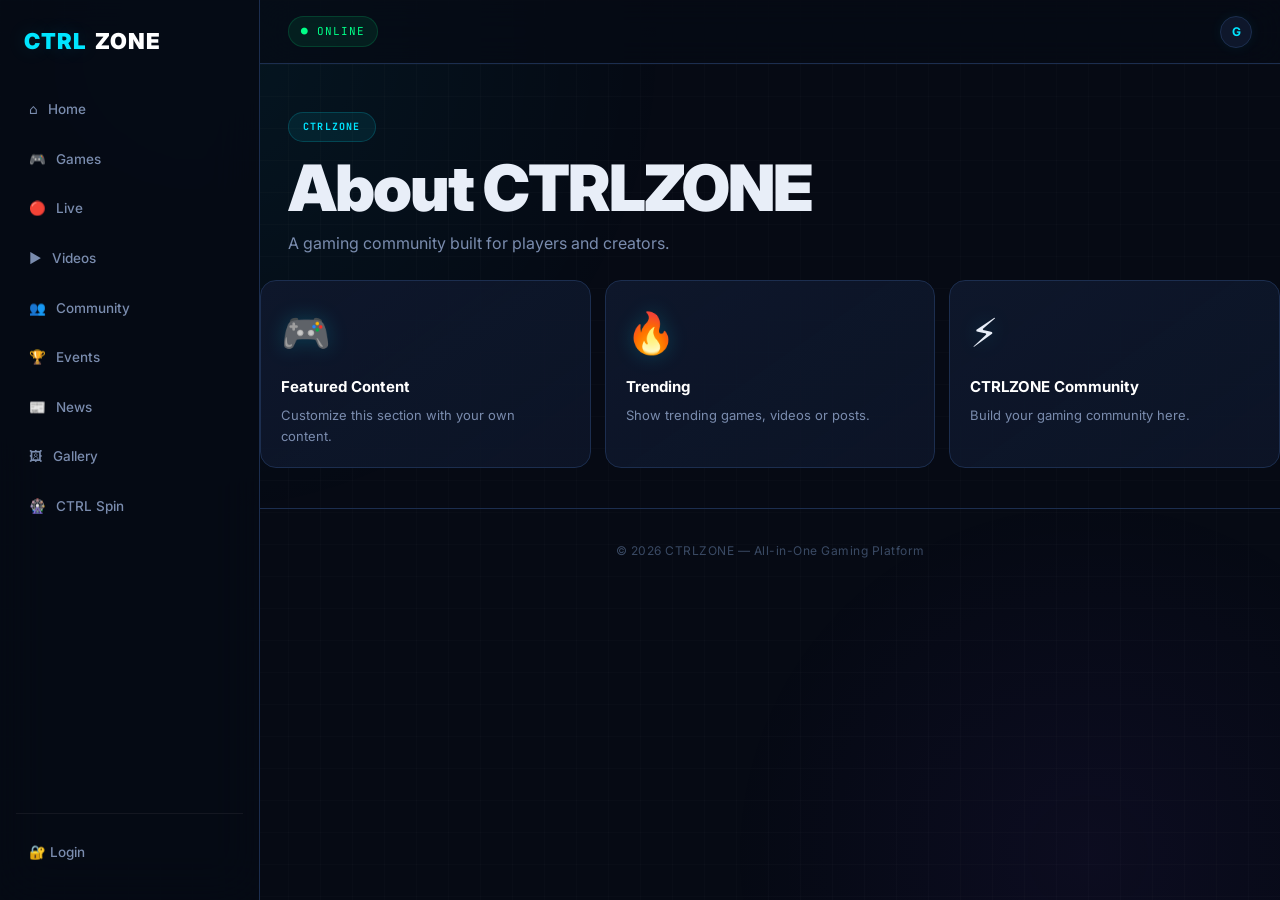
<file: about.html>
<!doctype html>
<html lang="en"><head>
<meta charset="utf-8"><meta name="viewport" content="width=device-width,initial-scale=1">
<title>About | CTRLZONE</title><link rel="stylesheet" href="css/style.css">
</head><body>

<aside class="sidebar">
  <a class="brand" href="index.html"><span>CTRL</span>ZONE</a>
  <nav>
    <a href="index.html">⌂ <span>Home</span></a>
    <a href="games.html">🎮 <span>Games</span></a>
    <a href="streams.html">🔴 <span>Live</span></a>
    <a href="videos.html">▶ <span>Videos</span></a>
    <a href="community.html">👥 <span>Community</span></a>
    <a href="events.html">🏆 <span>Events</span></a>
    <a href="news.html">📰 <span>News</span></a>
    <a href="gallery.html">🖼 <span>Gallery</span></a>
    <a href="spin.html">🎡 <span>CTRL Spin</span></a>
  </nav>
  <div class="side-bottom"><a href="login.html">🔐 Login</a></div>
</aside>

<main><header class="topbar"><button class="menu-btn" onclick="toggleMenu()">☰</button><div class="status">● ONLINE</div><a href="dashboard.html" class="profile" title="My CTRLZONE"><span data-user-avatar>G</span></a></header>
<section class="page-head"><div class="badge">CTRLZONE</div><h1>About CTRLZONE</h1><p>A gaming community built for players and creators.</p></section><div class="grid cards">
    <article class="card"><div class="placeholder">🎮</div><h3>Featured Content</h3><p>Customize this section with your own content.</p></article>
    <article class="card"><div class="placeholder">🔥</div><h3>Trending</h3><p>Show trending games, videos or posts.</p></article>
    <article class="card"><div class="placeholder">⚡</div><h3>CTRLZONE Community</h3><p>Build your gaming community here.</p></article>
    </div>
<footer>© 2026 CTRLZONE — All-in-One Gaming Platform</footer>
</main><script src="js/script.js"></script></body></html>
</file>
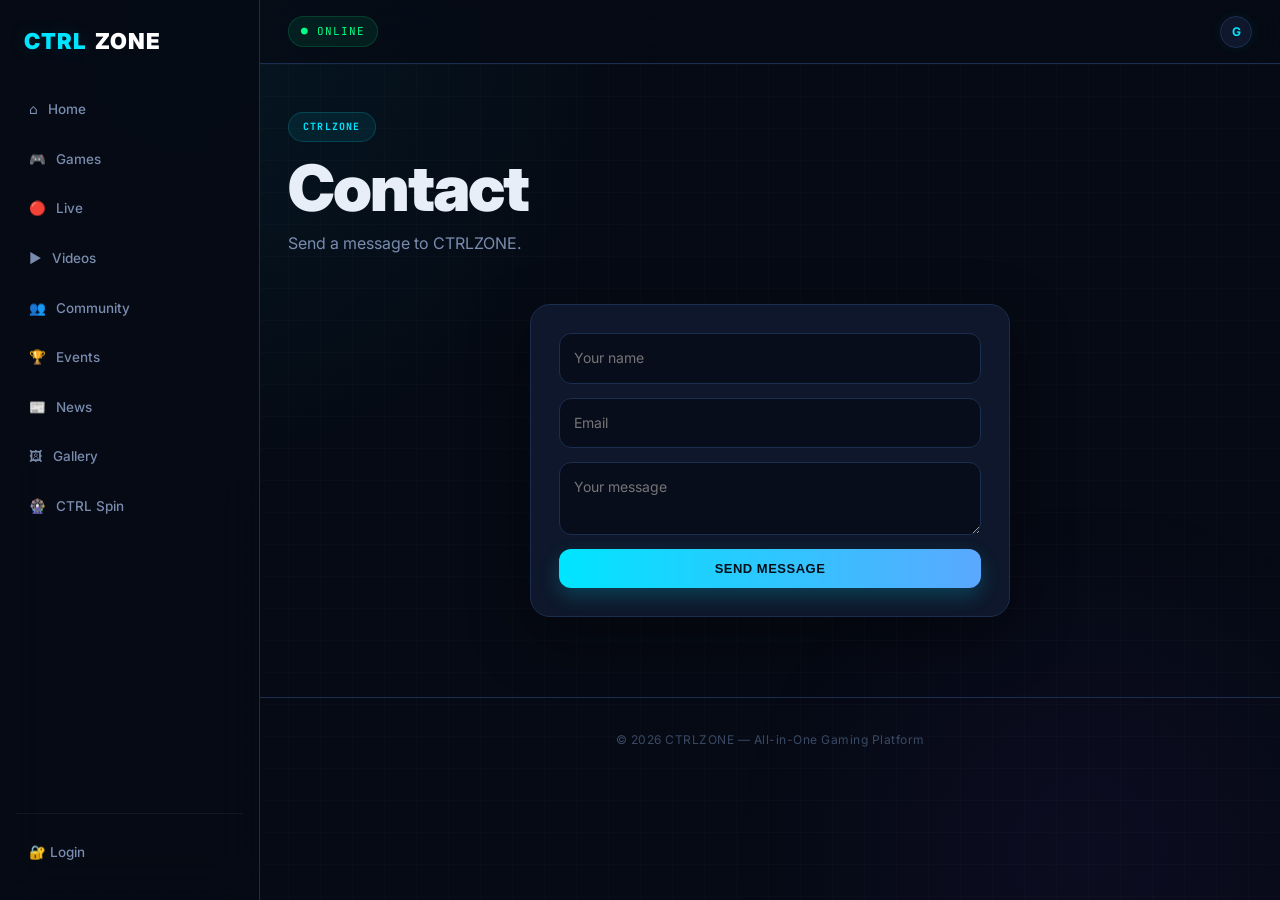
<file: contact.html>
<!doctype html>
<html lang="en"><head>
<meta charset="utf-8"><meta name="viewport" content="width=device-width,initial-scale=1">
<title>Contact | CTRLZONE</title><link rel="stylesheet" href="css/style.css">
</head><body>

<aside class="sidebar">
  <a class="brand" href="index.html"><span>CTRL</span>ZONE</a>
  <nav>
    <a href="index.html">⌂ <span>Home</span></a>
    <a href="games.html">🎮 <span>Games</span></a>
    <a href="streams.html">🔴 <span>Live</span></a>
    <a href="videos.html">▶ <span>Videos</span></a>
    <a href="community.html">👥 <span>Community</span></a>
    <a href="events.html">🏆 <span>Events</span></a>
    <a href="news.html">📰 <span>News</span></a>
    <a href="gallery.html">🖼 <span>Gallery</span></a>
    <a href="spin.html">🎡 <span>CTRL Spin</span></a>
  </nav>
  <div class="side-bottom"><a href="login.html">🔐 Login</a></div>
</aside>

<main><header class="topbar"><button class="menu-btn" onclick="toggleMenu()">☰</button><div class="status">● ONLINE</div><a href="dashboard.html" class="profile" title="My CTRLZONE"><span data-user-avatar>G</span></a></header>
<section class="page-head"><div class="badge">CTRLZONE</div><h1>Contact</h1><p>Send a message to CTRLZONE.</p></section><form class="form" onsubmit="demoSubmit(event,'Message sent!')"><input placeholder="Your name" required><input type="email" placeholder="Email" required><textarea placeholder="Your message" required></textarea><button class="btn">SEND MESSAGE</button></form>
<footer>© 2026 CTRLZONE — All-in-One Gaming Platform</footer>
</main><script src="js/script.js"></script></body></html>
</file>
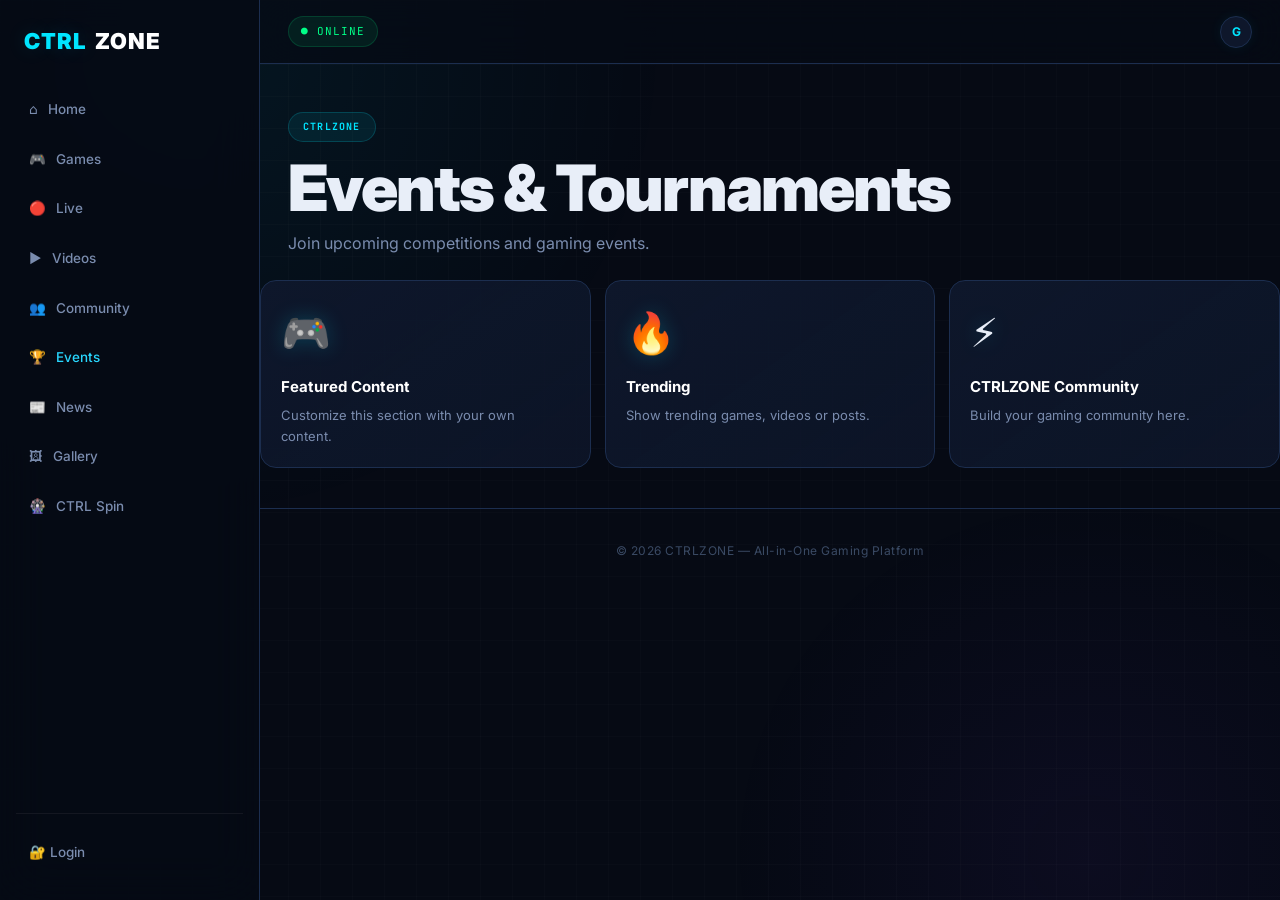
<file: events.html>
<!doctype html>
<html lang="en"><head>
<meta charset="utf-8"><meta name="viewport" content="width=device-width,initial-scale=1">
<title>Events | CTRLZONE</title><link rel="stylesheet" href="css/style.css">
</head><body>

<aside class="sidebar">
  <a class="brand" href="index.html"><span>CTRL</span>ZONE</a>
  <nav>
    <a href="index.html">⌂ <span>Home</span></a>
    <a href="games.html">🎮 <span>Games</span></a>
    <a href="streams.html">🔴 <span>Live</span></a>
    <a href="videos.html">▶ <span>Videos</span></a>
    <a href="community.html">👥 <span>Community</span></a>
    <a href="events.html">🏆 <span>Events</span></a>
    <a href="news.html">📰 <span>News</span></a>
    <a href="gallery.html">🖼 <span>Gallery</span></a>
    <a href="spin.html">🎡 <span>CTRL Spin</span></a>
  </nav>
  <div class="side-bottom"><a href="login.html">🔐 Login</a></div>
</aside>

<main><header class="topbar"><button class="menu-btn" onclick="toggleMenu()">☰</button><div class="status">● ONLINE</div><a href="dashboard.html" class="profile" title="My CTRLZONE"><span data-user-avatar>G</span></a></header>
<section class="page-head"><div class="badge">CTRLZONE</div><h1>Events & Tournaments</h1><p>Join upcoming competitions and gaming events.</p></section><div class="grid cards">
    <article class="card"><div class="placeholder">🎮</div><h3>Featured Content</h3><p>Customize this section with your own content.</p></article>
    <article class="card"><div class="placeholder">🔥</div><h3>Trending</h3><p>Show trending games, videos or posts.</p></article>
    <article class="card"><div class="placeholder">⚡</div><h3>CTRLZONE Community</h3><p>Build your gaming community here.</p></article>
    </div>
<footer>© 2026 CTRLZONE — All-in-One Gaming Platform</footer>
</main><script src="js/script.js"></script></body></html>
</file>
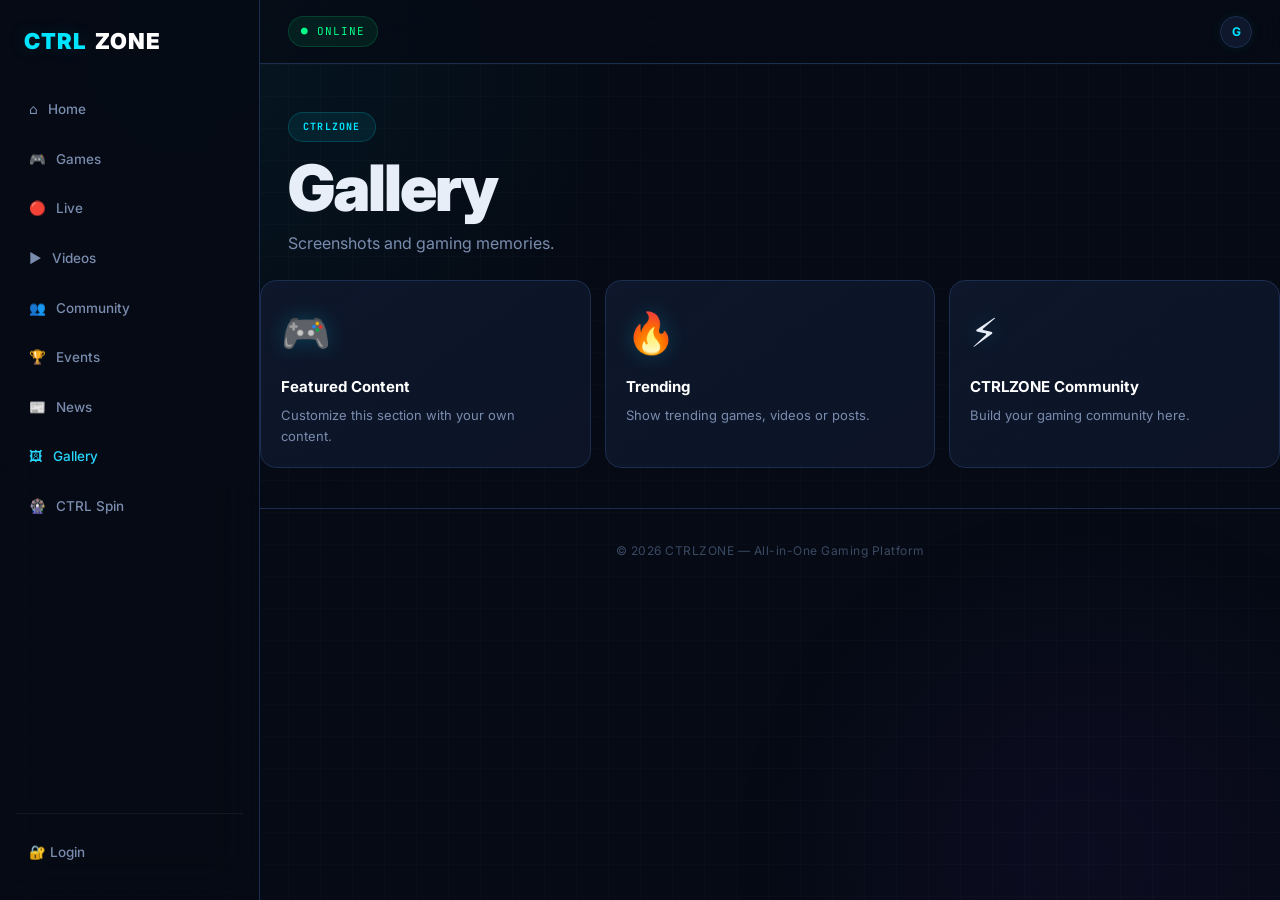
<file: gallery.html>
<!doctype html>
<html lang="en"><head>
<meta charset="utf-8"><meta name="viewport" content="width=device-width,initial-scale=1">
<title>Gallery | CTRLZONE</title><link rel="stylesheet" href="css/style.css">
</head><body>

<aside class="sidebar">
  <a class="brand" href="index.html"><span>CTRL</span>ZONE</a>
  <nav>
    <a href="index.html">⌂ <span>Home</span></a>
    <a href="games.html">🎮 <span>Games</span></a>
    <a href="streams.html">🔴 <span>Live</span></a>
    <a href="videos.html">▶ <span>Videos</span></a>
    <a href="community.html">👥 <span>Community</span></a>
    <a href="events.html">🏆 <span>Events</span></a>
    <a href="news.html">📰 <span>News</span></a>
    <a href="gallery.html">🖼 <span>Gallery</span></a>
    <a href="spin.html">🎡 <span>CTRL Spin</span></a>
  </nav>
  <div class="side-bottom"><a href="login.html">🔐 Login</a></div>
</aside>

<main><header class="topbar"><button class="menu-btn" onclick="toggleMenu()">☰</button><div class="status">● ONLINE</div><a href="dashboard.html" class="profile" title="My CTRLZONE"><span data-user-avatar>G</span></a></header>
<section class="page-head"><div class="badge">CTRLZONE</div><h1>Gallery</h1><p>Screenshots and gaming memories.</p></section><div class="grid cards">
    <article class="card"><div class="placeholder">🎮</div><h3>Featured Content</h3><p>Customize this section with your own content.</p></article>
    <article class="card"><div class="placeholder">🔥</div><h3>Trending</h3><p>Show trending games, videos or posts.</p></article>
    <article class="card"><div class="placeholder">⚡</div><h3>CTRLZONE Community</h3><p>Build your gaming community here.</p></article>
    </div>
<footer>© 2026 CTRLZONE — All-in-One Gaming Platform</footer>
</main><script src="js/script.js"></script></body></html>
</file>
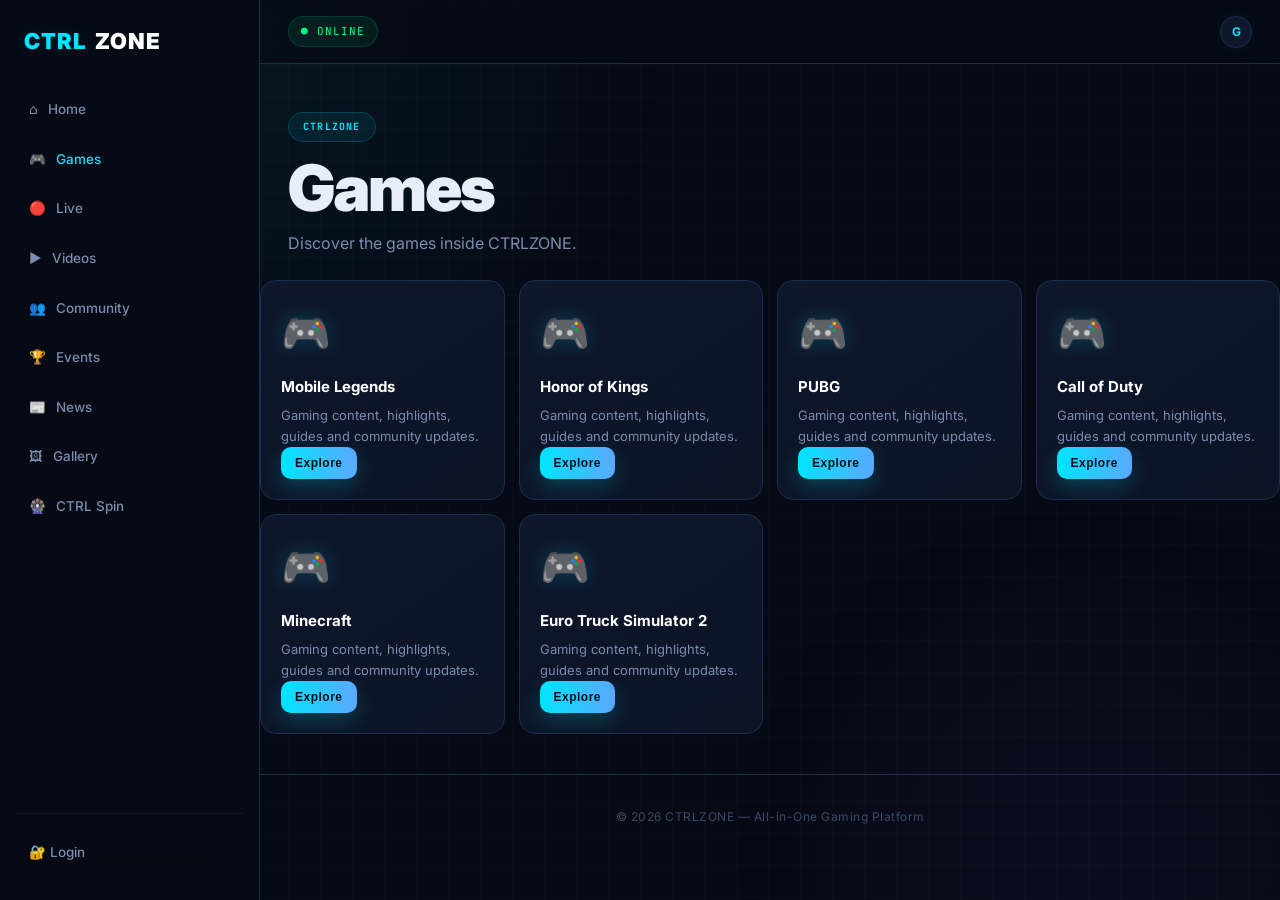
<file: games.html>
<!doctype html>
<html lang="en"><head>
<meta charset="utf-8"><meta name="viewport" content="width=device-width,initial-scale=1">
<title>Games | CTRLZONE</title><link rel="stylesheet" href="css/style.css">
</head><body>

<aside class="sidebar">
  <a class="brand" href="index.html"><span>CTRL</span>ZONE</a>
  <nav>
    <a href="index.html">⌂ <span>Home</span></a>
    <a href="games.html">🎮 <span>Games</span></a>
    <a href="streams.html">🔴 <span>Live</span></a>
    <a href="videos.html">▶ <span>Videos</span></a>
    <a href="community.html">👥 <span>Community</span></a>
    <a href="events.html">🏆 <span>Events</span></a>
    <a href="news.html">📰 <span>News</span></a>
    <a href="gallery.html">🖼 <span>Gallery</span></a>
    <a href="spin.html">🎡 <span>CTRL Spin</span></a>
  </nav>
  <div class="side-bottom"><a href="login.html">🔐 Login</a></div>
</aside>

<main><header class="topbar"><button class="menu-btn" onclick="toggleMenu()">☰</button><div class="status">● ONLINE</div><a href="dashboard.html" class="profile" title="My CTRLZONE"><span data-user-avatar>G</span></a></header>
<section class="page-head"><div class="badge">CTRLZONE</div><h1>Games</h1><p>Discover the games inside CTRLZONE.</p></section><div class="grid cards"><article class="card"><div class="game-icon">🎮</div><h3>Mobile Legends</h3><p>Gaming content, highlights, guides and community updates.</p><button class="btn small">Explore</button></article><article class="card"><div class="game-icon">🎮</div><h3>Honor of Kings</h3><p>Gaming content, highlights, guides and community updates.</p><button class="btn small">Explore</button></article><article class="card"><div class="game-icon">🎮</div><h3>PUBG</h3><p>Gaming content, highlights, guides and community updates.</p><button class="btn small">Explore</button></article><article class="card"><div class="game-icon">🎮</div><h3>Call of Duty</h3><p>Gaming content, highlights, guides and community updates.</p><button class="btn small">Explore</button></article><article class="card"><div class="game-icon">🎮</div><h3>Minecraft</h3><p>Gaming content, highlights, guides and community updates.</p><button class="btn small">Explore</button></article><article class="card"><div class="game-icon">🎮</div><h3>Euro Truck Simulator 2</h3><p>Gaming content, highlights, guides and community updates.</p><button class="btn small">Explore</button></article></div>
<footer>© 2026 CTRLZONE — All-in-One Gaming Platform</footer>
</main><script src="js/script.js"></script></body></html>
</file>
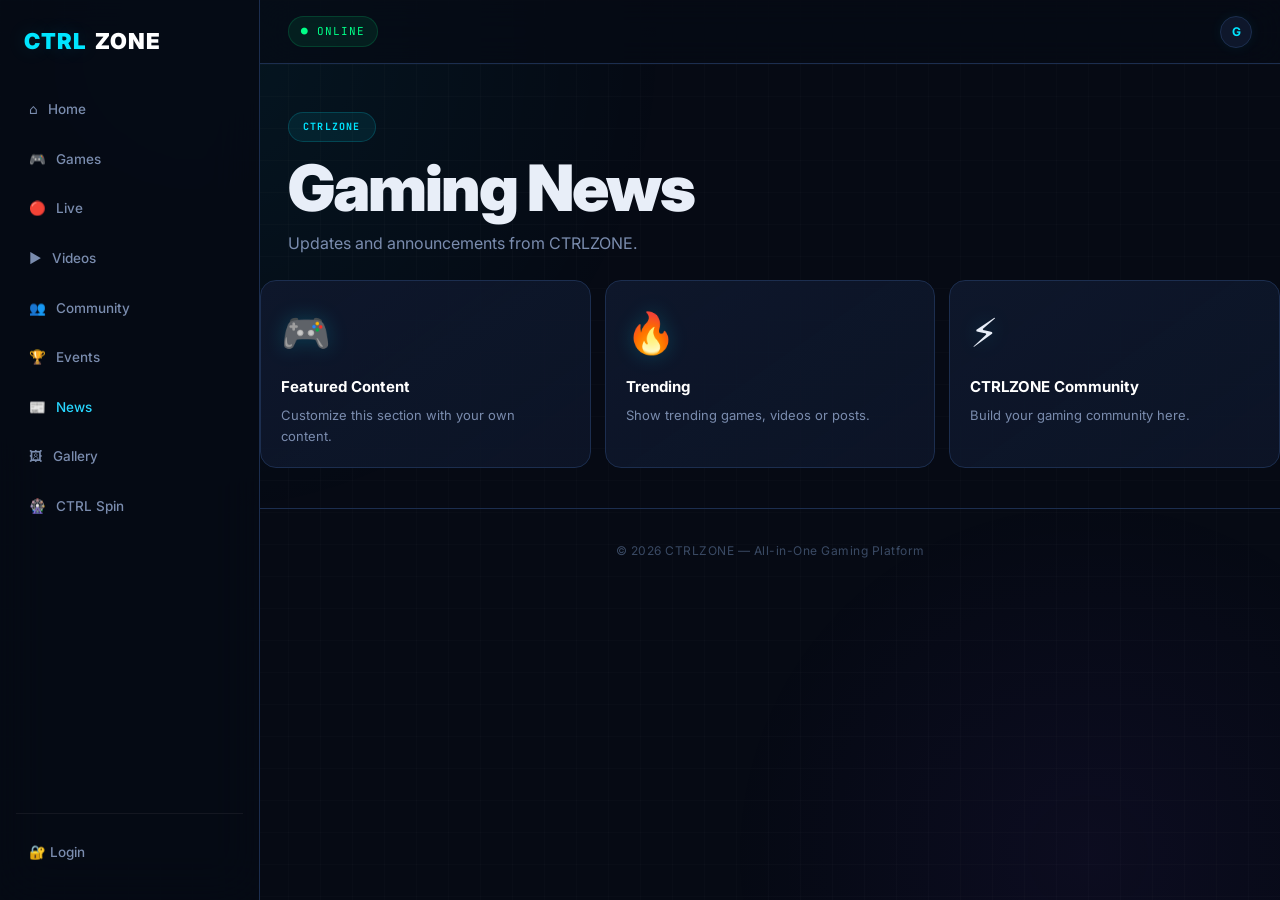
<file: news.html>
<!doctype html>
<html lang="en"><head>
<meta charset="utf-8"><meta name="viewport" content="width=device-width,initial-scale=1">
<title>News | CTRLZONE</title><link rel="stylesheet" href="css/style.css">
</head><body>

<aside class="sidebar">
  <a class="brand" href="index.html"><span>CTRL</span>ZONE</a>
  <nav>
    <a href="index.html">⌂ <span>Home</span></a>
    <a href="games.html">🎮 <span>Games</span></a>
    <a href="streams.html">🔴 <span>Live</span></a>
    <a href="videos.html">▶ <span>Videos</span></a>
    <a href="community.html">👥 <span>Community</span></a>
    <a href="events.html">🏆 <span>Events</span></a>
    <a href="news.html">📰 <span>News</span></a>
    <a href="gallery.html">🖼 <span>Gallery</span></a>
    <a href="spin.html">🎡 <span>CTRL Spin</span></a>
  </nav>
  <div class="side-bottom"><a href="login.html">🔐 Login</a></div>
</aside>

<main><header class="topbar"><button class="menu-btn" onclick="toggleMenu()">☰</button><div class="status">● ONLINE</div><a href="dashboard.html" class="profile" title="My CTRLZONE"><span data-user-avatar>G</span></a></header>
<section class="page-head"><div class="badge">CTRLZONE</div><h1>Gaming News</h1><p>Updates and announcements from CTRLZONE.</p></section><div class="grid cards">
    <article class="card"><div class="placeholder">🎮</div><h3>Featured Content</h3><p>Customize this section with your own content.</p></article>
    <article class="card"><div class="placeholder">🔥</div><h3>Trending</h3><p>Show trending games, videos or posts.</p></article>
    <article class="card"><div class="placeholder">⚡</div><h3>CTRLZONE Community</h3><p>Build your gaming community here.</p></article>
    </div>
<footer>© 2026 CTRLZONE — All-in-One Gaming Platform</footer>
</main><script src="js/script.js"></script></body></html>
</file>
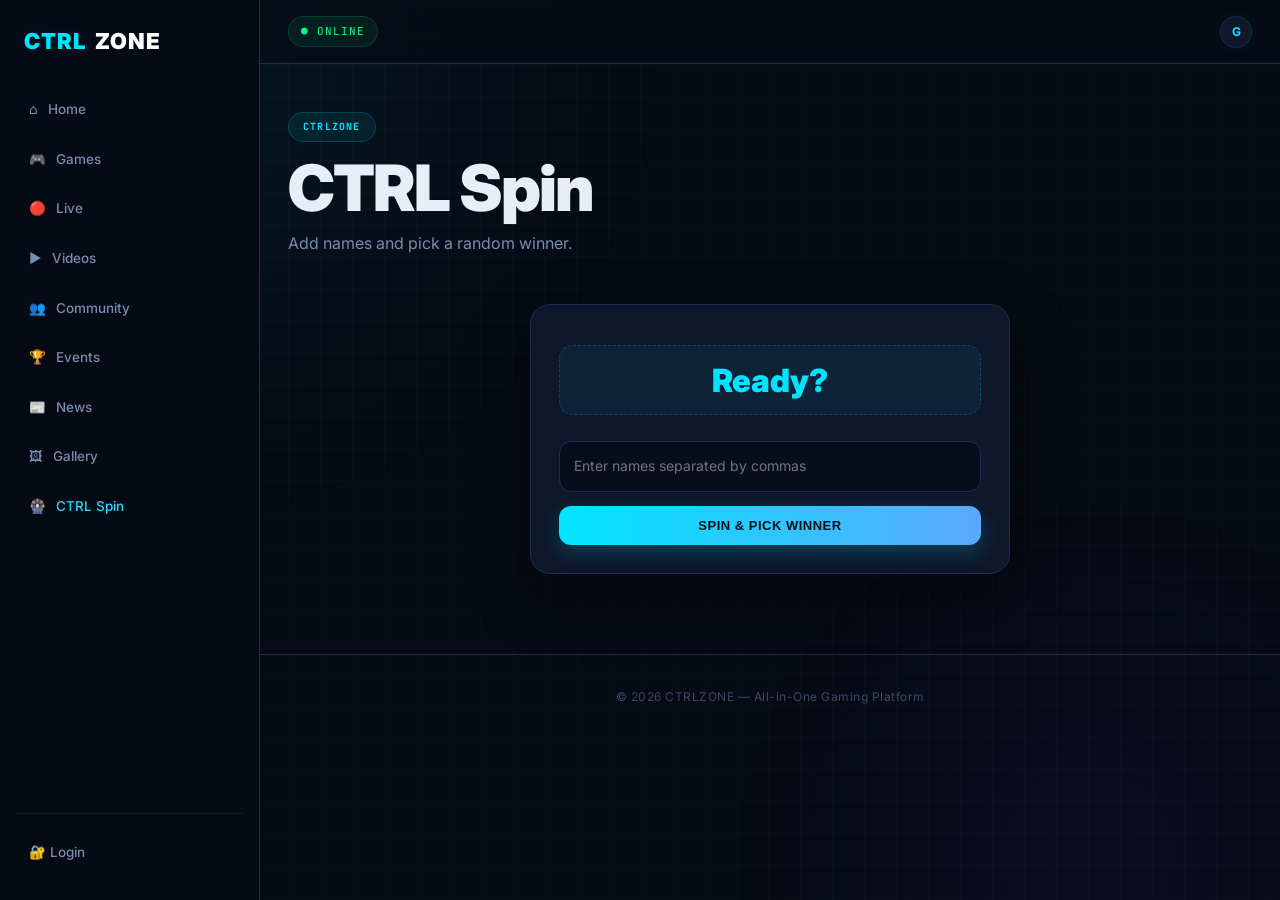
<file: spin.html>
<!doctype html>
<html lang="en"><head>
<meta charset="utf-8"><meta name="viewport" content="width=device-width,initial-scale=1">
<title>CTRL Spin | CTRLZONE</title><link rel="stylesheet" href="css/style.css">
</head><body>

<aside class="sidebar">
  <a class="brand" href="index.html"><span>CTRL</span>ZONE</a>
  <nav>
    <a href="index.html">⌂ <span>Home</span></a>
    <a href="games.html">🎮 <span>Games</span></a>
    <a href="streams.html">🔴 <span>Live</span></a>
    <a href="videos.html">▶ <span>Videos</span></a>
    <a href="community.html">👥 <span>Community</span></a>
    <a href="events.html">🏆 <span>Events</span></a>
    <a href="news.html">📰 <span>News</span></a>
    <a href="gallery.html">🖼 <span>Gallery</span></a>
    <a href="spin.html">🎡 <span>CTRL Spin</span></a>
  </nav>
  <div class="side-bottom"><a href="login.html">🔐 Login</a></div>
</aside>

<main><header class="topbar"><button class="menu-btn" onclick="toggleMenu()">☰</button><div class="status">● ONLINE</div><a href="dashboard.html" class="profile" title="My CTRLZONE"><span data-user-avatar>G</span></a></header>
<section class="page-head"><div class="badge">CTRLZONE</div><h1>CTRL Spin</h1><p>Add names and pick a random winner.</p></section><div class="spin-box"><div id="winner">Ready?</div><input id="names" placeholder="Enter names separated by commas"><button class="btn" onclick="pickWinner()">SPIN & PICK WINNER</button></div>
<footer>© 2026 CTRLZONE — All-in-One Gaming Platform</footer>
</main><script src="js/script.js"></script></body></html>
</file>
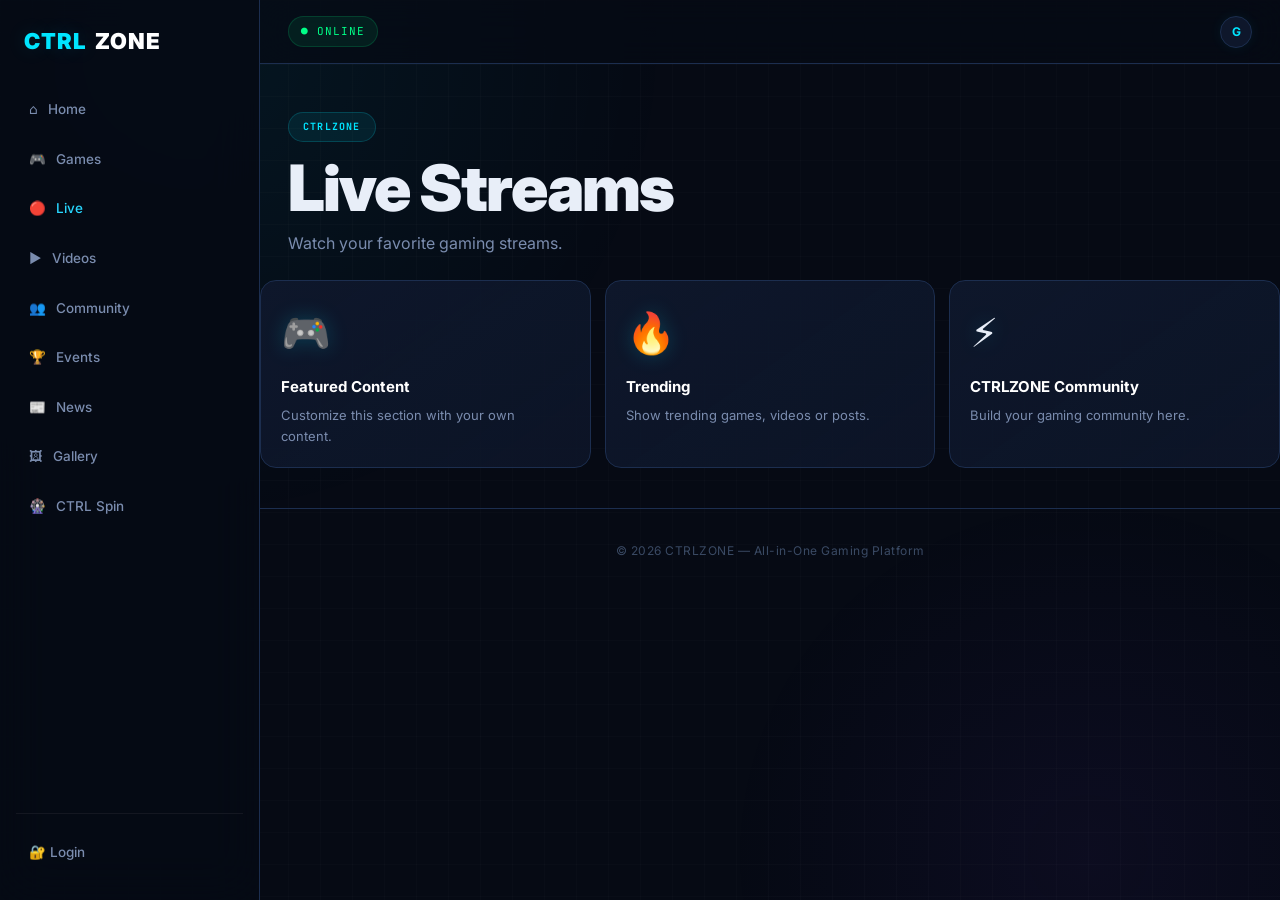
<file: streams.html>
<!doctype html>
<html lang="en"><head>
<meta charset="utf-8"><meta name="viewport" content="width=device-width,initial-scale=1">
<title>Live Streams | CTRLZONE</title><link rel="stylesheet" href="css/style.css">
</head><body>

<aside class="sidebar">
  <a class="brand" href="index.html"><span>CTRL</span>ZONE</a>
  <nav>
    <a href="index.html">⌂ <span>Home</span></a>
    <a href="games.html">🎮 <span>Games</span></a>
    <a href="streams.html">🔴 <span>Live</span></a>
    <a href="videos.html">▶ <span>Videos</span></a>
    <a href="community.html">👥 <span>Community</span></a>
    <a href="events.html">🏆 <span>Events</span></a>
    <a href="news.html">📰 <span>News</span></a>
    <a href="gallery.html">🖼 <span>Gallery</span></a>
    <a href="spin.html">🎡 <span>CTRL Spin</span></a>
  </nav>
  <div class="side-bottom"><a href="login.html">🔐 Login</a></div>
</aside>

<main><header class="topbar"><button class="menu-btn" onclick="toggleMenu()">☰</button><div class="status">● ONLINE</div><a href="dashboard.html" class="profile" title="My CTRLZONE"><span data-user-avatar>G</span></a></header>
<section class="page-head"><div class="badge">CTRLZONE</div><h1>Live Streams</h1><p>Watch your favorite gaming streams.</p></section><div class="grid cards">
    <article class="card"><div class="placeholder">🎮</div><h3>Featured Content</h3><p>Customize this section with your own content.</p></article>
    <article class="card"><div class="placeholder">🔥</div><h3>Trending</h3><p>Show trending games, videos or posts.</p></article>
    <article class="card"><div class="placeholder">⚡</div><h3>CTRLZONE Community</h3><p>Build your gaming community here.</p></article>
    </div>
<footer>© 2026 CTRLZONE — All-in-One Gaming Platform</footer>
</main><script src="js/script.js"></script></body></html>
</file>
<file: css/style.css>
/* CTRLZONE ULTRA UNIFIED PREMIUM STYLE - PURE CSS ONLY */
@import url('https://fonts.googleapis.com/css2?family=Inter:wght@400;500;600;700;800;900&family=JetBrains+Mono:wght@500&display=swap');

:root{
  --bg:#060a14;
  --bg-soft:#0a0f1e;
  --panel:#0e172b;
  --panel-2:#121e36;
  --panel-hover:#162441;
  --border:#1c2e4f;
  --border-hover:#2a4068;
  --text:#e8eef8;
  --muted:#7a8cae;
  --muted-2:#5a6f90;
  --cyan:#00e5ff;
  --cyan-glow:rgba(0,229,255,0.15);
  --purple:#7c3aed;
  --pink:#ff2e93;
  --green:#00ff88;
  --radius:16px;
  --radius-lg:20px;
}

*{box-sizing:border-box}
html{scroll-behavior:smooth}
body{
  margin:0;
  background:var(--bg);
  color:var(--text);
  font-family:'Inter',system-ui,-apple-system,sans-serif;
  line-height:1.6;
  -webkit-font-smoothing:antialiased;
}
body::before{
  content:"";
  position:fixed;inset:0;
  background:
    radial-gradient(800px at 15% 5%,rgba(0,229,255,0.06),transparent 60%),
    radial-gradient(600px at 85% 95%,rgba(124,58,237,0.06),transparent 60%),
    linear-gradient(rgba(255,255,255,0.015) 1px,transparent 1px),
    linear-gradient(90deg,rgba(255,255,255,0.015) 1px,transparent 1px);
  background-size:auto,auto,32px 32px,32px 32px;
  pointer-events:none;
  z-index:-1;
}

.sidebar{
  position:fixed;inset:0 auto 0 0;
  width:260px;
  background:rgba(6,10,20,0.9);
  backdrop-filter:blur(24px);
  border-right:1px solid var(--border);
  padding:24px 16px;
  display:flex;flex-direction:column;
  z-index:20;
}
.brand{
  font-size:22px;font-weight:900;letter-spacing:1px;
  color:white;text-decoration:none;
  margin:0 8px 28px;
  display:flex;align-items:center;gap:8px;
}
.brand span{color:var(--cyan);text-shadow:0 0 20px var(--cyan-glow)}
nav{display:grid;gap:4px}
nav a,.side-bottom a{
  color:var(--muted);text-decoration:none;
  padding:11px 12px;border-radius:12px;
  font-size:13.5px;font-weight:500;
  display:flex;align-items:center;gap:10px;
  transition:.2s;
  border:1px solid transparent;
}
nav a:hover,.side-bottom a:hover{
  background:rgba(255,255,255,0.04);
  color:var(--text);
  border-color:rgba(255,255,255,0.06);
  transform:translateX(2px);
}
nav a.active{
  background:linear-gradient(90deg,rgba(0,229,255,0.12),rgba(124,58,237,0.08));
  border-color:rgba(0,229,255,0.2);
  color:var(--cyan);
  box-shadow:0 0 20px rgba(0,229,255,0.08),inset 0 1px 0 rgba(255,255,255,0.06);
}
.side-bottom{margin-top:auto;display:grid;gap:6px;padding-top:16px;border-top:1px solid rgba(255,255,255,0.06)}

main{margin-left:260px;min-height:100vh}

.topbar{
  height:64px;
  border-bottom:1px solid var(--border);
  display:flex;align-items:center;justify-content:space-between;
  padding:0 28px;
  background:rgba(6,10,20,0.7);
  backdrop-filter:blur(20px);
  position:sticky;top:0;z-index:10;
}
.menu-btn{display:none;background:rgba(255,255,255,0.06);border:1px solid rgba(255,255,255,0.08);color:white;width:40px;height:40px;border-radius:10px;font-size:18px;cursor:pointer}
.status{
  font-family:'JetBrains Mono',monospace;
  font-size:11px;letter-spacing:1px;
  color:var(--green);
  background:rgba(0,255,136,0.08);
  border:1px solid rgba(0,255,136,0.15);
  padding:6px 12px;border-radius:100px;
}
.profile{
  width:32px;height:32px;border-radius:50%;
  display:grid;place-items:center;
  background:var(--panel);
  border:1px solid var(--border);
  color:var(--cyan);font-weight:700;
  font-size:12px;
  text-decoration:none;overflow:hidden;
  box-shadow:0 0 12px rgba(0,229,255,0.08);
  transition:.2s;
}
.profile:hover{border-color:var(--cyan);transform:scale(1.05)}
.profile img{width:100%;height:100%;object-fit:cover}

section{max-width:1200px;margin:0 auto;padding:48px 28px}
.page-head{padding-bottom:24px}
.badge{
  display:inline-flex;align-items:center;gap:6px;
  background:rgba(0,229,255,0.08);
  border:1px solid rgba(0,229,255,0.18);
  color:var(--cyan);
  padding:6px 14px;border-radius:100px;
  font-size:10px;letter-spacing:1.2px;font-weight:700;
  font-family:'JetBrains Mono',monospace;
  text-transform:uppercase;
}
.page-head h1,.hero h1{
  font-size:clamp(36px,5vw,64px);
  font-weight:900;letter-spacing:-2px;
  line-height:0.95;margin:16px 0 12px;
}
.page-head h1 span,.hero h1 span{
  background:linear-gradient(90deg,var(--cyan),var(--purple),var(--pink));
  -webkit-background-clip:text;-webkit-text-fill-color:transparent;
}
.page-head p,.hero p{color:var(--muted);font-size:16px;max-width:600px;margin:0}

.hero{
  min-height:520px;
  display:flex;align-items:center;justify-content:space-between;
  gap:40px;
  position:relative;overflow:hidden;
}
.hero::before{
  content:"";position:absolute;
  width:500px;height:500px;right:-100px;top:-100px;
  background:radial-gradient(circle,rgba(0,229,255,0.12),transparent 70%);
  filter:blur(30px);pointer-events:none;
}
.hero-content{position:relative;z-index:1}
.hero-orb{
  width:280px;height:280px;border-radius:50%;
  display:grid;place-items:center;font-size:120px;
  background:radial-gradient(circle at 30% 30%,rgba(0,229,255,0.2),rgba(124,58,237,0.2) 50%,rgba(6,10,20,1) 70%);
  border:1px solid rgba(0,229,255,0.15);
  box-shadow:0 0 80px rgba(0,229,255,0.15),inset 0 1px 0 rgba(255,255,255,0.08);
  animation:float 6s ease-in-out infinite;
}
@keyframes float{0%,100%{transform:translateY(0)}50%{transform:translateY(-10px)}}
.actions{display:flex;gap:12px;margin-top:28px}
.btn{
  display:inline-flex;align-items:center;justify-content:center;gap:8px;
  background:linear-gradient(90deg,var(--cyan),#5ba8ff);
  color:#001018;border:0;
  padding:12px 22px;border-radius:12px;
  font-weight:800;font-size:13px;letter-spacing:0.5px;
  text-decoration:none;cursor:pointer;
  box-shadow:0 8px 20px rgba(0,229,255,0.2);
  transition:.2s;
}
.btn:hover{transform:translateY(-2px);box-shadow:0 12px 28px rgba(0,229,255,0.3)}
.btn.ghost{
  background:rgba(255,255,255,0.04);
  color:var(--text);
  border:1px solid rgba(255,255,255,0.08);
  box-shadow:none;
}
.btn.ghost:hover{background:rgba(255,255,255,0.06);border-color:rgba(255,255,255,0.12)}
.btn.small{padding:9px 14px;font-size:12px;border-radius:10px}

h2{font-size:22px;font-weight:800;letter-spacing:-0.5px;margin:0 0 18px}
.grid{display:grid;gap:14px}
.cards{grid-template-columns:repeat(auto-fit,minmax(240px,1fr))}
.card{
  background:linear-gradient(145deg,var(--panel),rgba(14,23,43,0.8));
  border:1px solid var(--border);
  border-radius:var(--radius);
  padding:20px;
  transition:.25s;
  position:relative;overflow:hidden;
}
.card::before{
  content:"";position:absolute;top:0;left:0;right:0;height:1px;
  background:linear-gradient(90deg,transparent,rgba(0,229,255,0.3),transparent);
  opacity:0;transition:.3s;
}
.card:hover{
  transform:translateY(-3px);
  border-color:var(--border-hover);
  box-shadow:0 15px 35px rgba(0,0,0,0.4),0 0 20px rgba(0,229,255,0.05);
}
.card:hover::before{opacity:1}
.card h3{font-size:15px;font-weight:700;margin:10px 0 6px;color:white}
.card p{color:var(--muted);font-size:13px;line-height:1.6;margin:0}
.game-icon,.placeholder{font-size:40px;margin-bottom:8px;filter:drop-shadow(0 0 10px rgba(0,229,255,0.2))}

.stats{display:grid;grid-template-columns:repeat(auto-fit,minmax(150px,1fr));gap:12px}
.stat{
  background:var(--panel);
  border:1px solid var(--border);
  padding:20px;border-radius:var(--radius);
  text-align:center;transition:.2s;
}
.stat:hover{border-color:rgba(0,229,255,0.2);transform:translateY(-2px)}
.stat b{display:block;font-size:26px;font-weight:900;color:var(--cyan)}
.stat span{display:block;margin-top:6px;color:var(--muted);font-size:11px;letter-spacing:1px;text-transform:uppercase;font-weight:600}

.form,.spin-box{
  max-width:480px;margin:24px auto 80px;
  background:var(--panel);
  border:1px solid var(--border);
  border-radius:var(--radius-lg);
  padding:28px;display:grid;gap:14px;
  box-shadow:0 20px 60px rgba(0,0,0,0.4);
}
.form input,.form textarea,#names,.spin-box textarea{
  background:#080d1c;
  border:1px solid var(--border);
  color:white;
  padding:13px 14px;border-radius:12px;
  font:inherit;font-size:14px;
  outline:none;transition:.2s;
}
.form input:focus,.form textarea:focus,#names:focus{
  border-color:var(--cyan);
  box-shadow:0 0 0 4px rgba(0,229,255,0.08);
}
.form a{color:var(--cyan);text-decoration:none;font-weight:600}
.form a:hover{text-decoration:underline}
.spin-box{text-align:center}
.spin-box #winner{
  font-size:32px;font-weight:900;min-height:70px;
  color:var(--cyan);display:grid;place-items:center;
  background:rgba(0,229,255,0.06);
  border:1px dashed rgba(0,229,255,0.2);
  border-radius:14px;margin:12px 0;
}

.ultra-hero{position:relative;padding:50px 28px 28px;overflow:hidden;border-bottom:1px solid var(--border);background:linear-gradient(180deg,rgba(14,23,43,0.6),rgba(6,10,20,0.9))}
.ultra-hero-bg{position:absolute;inset:0;pointer-events:none}
.ultra-hero-bg::before{content:"";position:absolute;width:600px;height:600px;left:-100px;top:-200px;background:radial-gradient(circle,rgba(0,229,255,0.12),transparent 70%);filter:blur(40px)}
.ultra-hero-bg::after{content:"";position:absolute;width:500px;height:500px;right:-50px;top:-100px;background:radial-gradient(circle,rgba(124,58,237,0.12),transparent 70%);filter:blur(40px)}
.ultra-hero-inner{position:relative;max-width:1280px;margin:0 auto;display:grid;grid-template-columns:1fr 360px;gap:28px;align-items:center}
@media(max-width:900px){.ultra-hero-inner{grid-template-columns:1fr}}
.ultra-badge{display:inline-flex;align-items:center;gap:8px;background:rgba(0,229,255,0.08);border:1px solid rgba(0,229,255,0.2);color:var(--cyan);padding:6px 14px;border-radius:100px;font-size:10px;letter-spacing:1px;font-weight:700;font-family:'JetBrains Mono',monospace}
.ultra-badge .dot{width:6px;height:6px;background:var(--green);border-radius:50%;box-shadow:0 0 10px var(--green);animation:blink 2s infinite}
@keyframes blink{0%,100%{opacity:1}50%{opacity:0.4}}
.ultra-hero h1{font-size:clamp(36px,5vw,56px);font-weight:900;letter-spacing:-2px;line-height:0.9;margin:16px 0 12px}
.ultra-hero h1 .grad{background:linear-gradient(90deg,var(--cyan),var(--purple),var(--pink));-webkit-background-clip:text;-webkit-text-fill-color:transparent}
.ultra-hero p{color:var(--muted);font-size:14px;line-height:1.6;max-width:520px}
.ultra-stats{display:grid;grid-template-columns:repeat(3,1fr);gap:10px;margin-top:20px}
.ultra-stat{background:rgba(255,255,255,0.03);backdrop-filter:blur(20px);border:1px solid rgba(255,255,255,0.06);border-radius:14px;padding:12px 14px}
.ultra-stat b{display:block;font-size:18px;font-weight:800;color:white}
.ultra-stat b.cyan{color:var(--cyan)} .ultra-stat b.purple{color:var(--purple)} .ultra-stat b.pink{color:var(--pink)}
.ultra-stat span{font-size:9px;color:#6b7fa0;letter-spacing:1px;text-transform:uppercase;font-weight:600}
.ultra-right{position:relative}
.ultra-preview-card{background:linear-gradient(145deg,rgba(18,32,60,0.9),rgba(10,20,40,0.9));border:1px solid var(--border);border-radius:18px;padding:16px;backdrop-filter:blur(20px);box-shadow:0 20px 60px rgba(0,0,0,0.5)}
.ultra-layout{max-width:1280px;margin:0 auto;display:grid;grid-template-columns:1fr 340px;gap:18px;padding:20px 24px 60px}
@media(max-width:1000px){.ultra-layout{grid-template-columns:1fr}}
.ultra-composer{position:relative;background:var(--panel);border:1px solid var(--border);border-radius:18px;overflow:hidden;box-shadow:0 10px 40px rgba(0,0,0,0.4)}
.ultra-composer::before{content:"";position:absolute;top:0;left:0;right:0;height:1px;background:linear-gradient(90deg,transparent,var(--cyan),var(--purple),transparent);opacity:0.8}
.ultra-composer-top{padding:14px 16px 0;display:flex;gap:10px;align-items:center}
.ultra-avatar{width:32px;height:32px;border-radius:50%;background:linear-gradient(135deg,var(--cyan),var(--purple));display:grid;place-items:center;font-weight:700;font-size:11px;color:#000;flex-shrink:0}
.ultra-composer-form{padding:12px 16px 16px}
.ultra-textarea{width:100%;background:#080d1c;border:1px solid var(--border);border-radius:12px;padding:12px;color:#e2e8f5;font-size:14px;min-height:80px;resize:none;outline:none;transition:.2s;font-family:inherit;line-height:1.6}
.ultra-textarea:focus{border-color:var(--cyan);box-shadow:0 0 0 4px rgba(0,229,255,0.08)}
.ultra-composer-bottom{display:flex;justify-content:space-between;align-items:center;margin-top:12px}
.ultra-tools{display:flex;gap:6px}
.ultra-tool{width:32px;height:32px;border-radius:10px;background:rgba(255,255,255,0.03);border:1px solid rgba(255,255,255,0.06);display:grid;place-items:center;cursor:pointer;color:#6b7fa0;transition:.2s;font-size:14px}
.ultra-tool:hover{background:rgba(0,229,255,0.08);border-color:rgba(0,229,255,0.2);color:var(--cyan)}
.ultra-post-btn{background:linear-gradient(90deg,var(--cyan),var(--purple));color:#000;font-weight:800;padding:10px 18px;border-radius:10px;border:0;cursor:pointer;font-size:12px;letter-spacing:0.5px;box-shadow:0 8px 20px rgba(0,229,255,0.2);transition:.2s}
.ultra-post-btn:hover{transform:translateY(-1px)}
.ultra-section-title{display:flex;align-items:center;gap:10px;margin:24px 0 12px;font-size:11px;font-weight:700;letter-spacing:1.5px;text-transform:uppercase;color:#6b7fa0}
.ultra-section-title::after{content:"";flex:1;height:1px;background:linear-gradient(90deg,var(--border),transparent)}
.ultra-post{background:var(--panel);border:1px solid var(--border);border-radius:16px;padding:14px 16px;transition:.2s}
.ultra-post:hover{border-color:var(--border-hover);transform:translateY(-2px);box-shadow:0 12px 30px rgba(0,0,0,0.3)}
.ultra-post-head{display:flex;gap:10px;align-items:flex-start;margin-bottom:10px}
.ultra-post-avatar{width:32px;height:32px;border-radius:50%;background:linear-gradient(135deg,var(--cyan),var(--purple));display:grid;place-items:center;font-weight:700;font-size:11px;color:#000;flex-shrink:0;position:relative}
.ultra-post-avatar::after{content:"";position:absolute;bottom:-1px;right:-1px;width:8px;height:8px;background:var(--green);border:2px solid var(--panel);border-radius:50%}
.ultra-post-name{font-weight:700;font-size:13px;color:white;display:flex;gap:6px;align-items:center}
.ultra-verified{width:12px;height:12px;background:var(--cyan);border-radius:50%;display:inline-grid;place-items:center;font-size:8px;color:#000}
.ultra-post-meta{font-size:10.5px;color:#6b7fa0;display:flex;gap:6px;margin-top:2px}
.ultra-post-content{font-size:13px;line-height:1.6;color:#c8d6ee;margin:0 0 10px 42px;word-break:break-word}
.ultra-tags{display:flex;gap:5px;flex-wrap:wrap;margin:0 0 12px 42px}
.ultra-tag{font-size:10px;padding:3px 9px;border-radius:100px;font-weight:600;border:1px solid}
.ultra-tag.cyan{background:rgba(0,229,255,0.08);border-color:rgba(0,229,255,0.2);color:var(--cyan)}
.ultra-tag.purple{background:rgba(124,58,237,0.08);border-color:rgba(124,58,237,0.2);color:#a78bfa}
.ultra-tag.green{background:rgba(0,255,136,0.08);border-color:rgba(0,255,136,0.2);color:var(--green)}
.ultra-post-foot{margin-left:42px;padding-top:10px;border-top:1px solid rgba(255,255,255,0.05);display:flex;justify-content:space-between;align-items:center}
.ultra-actions{display:flex;gap:14px}
.ultra-action{font-size:11px;color:#6b7fa0;cursor:pointer;background:none;border:0;padding:0;font-family:inherit;display:flex;gap:5px;align-items:center}
.ultra-action:hover{color:white}
.ultra-sidebar{display:grid;gap:14px;align-content:start;position:sticky;top:80px}
.ultra-side-card{background:var(--panel);border:1px solid var(--border);border-radius:16px;padding:16px}
.ultra-side-title{font-size:10px;font-weight:700;letter-spacing:1.2px;text-transform:uppercase;color:#6b7fa0;margin:0 0 12px;display:flex;gap:6px;align-items:center}

footer{text-align:center;color:#3a4a64;padding:32px;border-top:1px solid var(--border);margin-top:40px;font-size:12px;letter-spacing:0.5px}

@media(max-width:800px){
  .sidebar{transform:translateX(-100%);transition:.3s cubic-bezier(0.4,0,0.2,1)}
  .sidebar.show{transform:translateX(0)}
  main{margin-left:0}
  .menu-btn{display:grid;place-items:center}
  .topbar{padding:0 16px;height:60px}
  .hero{min-height:auto;flex-direction:column;text-align:center;padding-top:80px}
  .hero-orb{width:180px;height:180px;font-size:70px}
  section{padding:32px 16px}
  .ultra-layout{padding:16px}
}

/* COMMENTS SYSTEM - FIXED SMALL AVATARS */
.comment-btn {
  background: transparent;
  border: 1px solid var(--border);
  color: var(--muted);
  padding: 8px 12px;
  border-radius: 10px;
  cursor: pointer;
  font: inherit;
  font-size: 13px;
  transition: 0.2s;
}
.comment-btn:hover {
  color: var(--cyan);
  border-color: var(--cyan);
  background: rgba(0, 229, 255, 0.06);
}
.comments-section {
  display: block;
  width: 100%;
  margin-top: 14px;
  padding: 14px;
  background: rgba(255, 255, 255, 0.025);
  border: 1px solid var(--border);
  border-radius: 14px;
}
.comments-list {
  display: flex;
  flex-direction: column;
  gap: 10px;
  margin-bottom: 12px;
}
.comment-item {
  padding: 10px 12px;
  background: var(--panel-2);
  border: 1px solid rgba(255, 255, 255, 0.06);
  border-radius: 12px;
  word-break: break-word;
  display:flex;
  gap:10px;
}
.comment-avatar{
  width:32px !important;
  height:32px !important;
  border-radius:50%;
  display:grid;
  place-items:center;
  background:linear-gradient(135deg,var(--cyan),var(--purple));
  color:#000;
  font-weight:700;
  font-size:11px;
  flex-shrink:0;
  overflow:hidden;
}
.comment-avatar img{width:100%;height:100%;object-fit:cover;border-radius:50%}
.comment-body{flex:1}
.comment-item strong {
  display: block;
  color: var(--cyan);
  font-size: 13px;
  margin-bottom: 4px;
}
.comment-item p {
  margin: 0;
  color: var(--text);
  font-size: 13px;
  line-height: 1.5;
}
.comment-item small {
  display: block;
  margin-top: 6px;
  color: var(--muted-2);
  font-size: 10px;
}
.no-comments {
  margin: 0;
  padding: 12px;
  text-align: center;
  color: var(--muted);
  font-size: 13px;
}
.comment-form {
  display: flex;
  gap: 8px;
  width: 100%;
}
.comment-form input {
  flex: 1;
  min-width: 0;
  background: #080d1c;
  color: white;
  border: 1px solid var(--border);
  border-radius: 10px;
  padding: 10px 12px;
  outline: none;
  font: inherit;
  font-size: 13px;
}
.comment-form input:focus {
  border-color: var(--cyan);
  box-shadow: 0 0 0 3px rgba(0, 229, 255, 0.08);
}
.comment-form button {
  background: var(--cyan);
  color: #000;
  border: none;
  border-radius: 10px;
  padding: 10px 16px;
  font-weight: 700;
  cursor: pointer;
  transition: 0.2s;
}
.comment-form button:hover {
  transform: translateY(-1px);
  box-shadow: 0 6px 18px rgba(0, 229, 255, 0.2);
}
@media (max-width: 600px) {
  .comment-form {
    flex-direction: column;
  }
  .comment-form button {
    width: 100%;
  }
}

/* SMALL AVATARS - FIXED */
.small-avatar,.post-avatar{
  width:32px !important;
  height:32px !important;
  font-size:11px !important;
  border-radius:50%;
  display:grid;
  place-items:center;
  background:linear-gradient(135deg,var(--cyan),var(--purple));
  color:#000;
  font-weight:700;
  flex-shrink:0;
  overflow:hidden;
}
.post-avatar img{width:100%;height:100%;object-fit:cover;border-radius:50%}
.avatar-large{
  width:64px !important;
  height:64px !important;
  font-size:22px !important;
}

/* community-post + ultra-post both work - ORIGINAL LOCKED SUPPORT */
.community-post{
  background:var(--panel);
  border:1px solid var(--border);
  border-radius:16px;
  padding:16px;
  margin-bottom:12px;
}
.post-user{display:flex;gap:10px;align-items:center}
.post-user h3{margin:0 0 2px;font-size:14px;color:white}
.post-user span{font-size:11px;color:#6b7fa0}
.post-content{margin-top:12px;color:#c8d6ee;font-size:13.5px;line-height:1.6;word-break:break-word}
.post-actions{display:flex;gap:8px;margin-top:12px}
.like-btn{
  background:transparent;
  border:1px solid var(--border);
  color:var(--muted);
  padding:6px 12px;
  border-radius:10px;
  cursor:pointer;
  font-size:12px;
  transition:.2s;
}
.like-btn:hover{ border-color:var(--pink); color:var(--pink); }
.like-btn.liked{ color:var(--pink) !important; border-color:var(--pink); background:rgba(255,46,147,0.08) }
</file>
